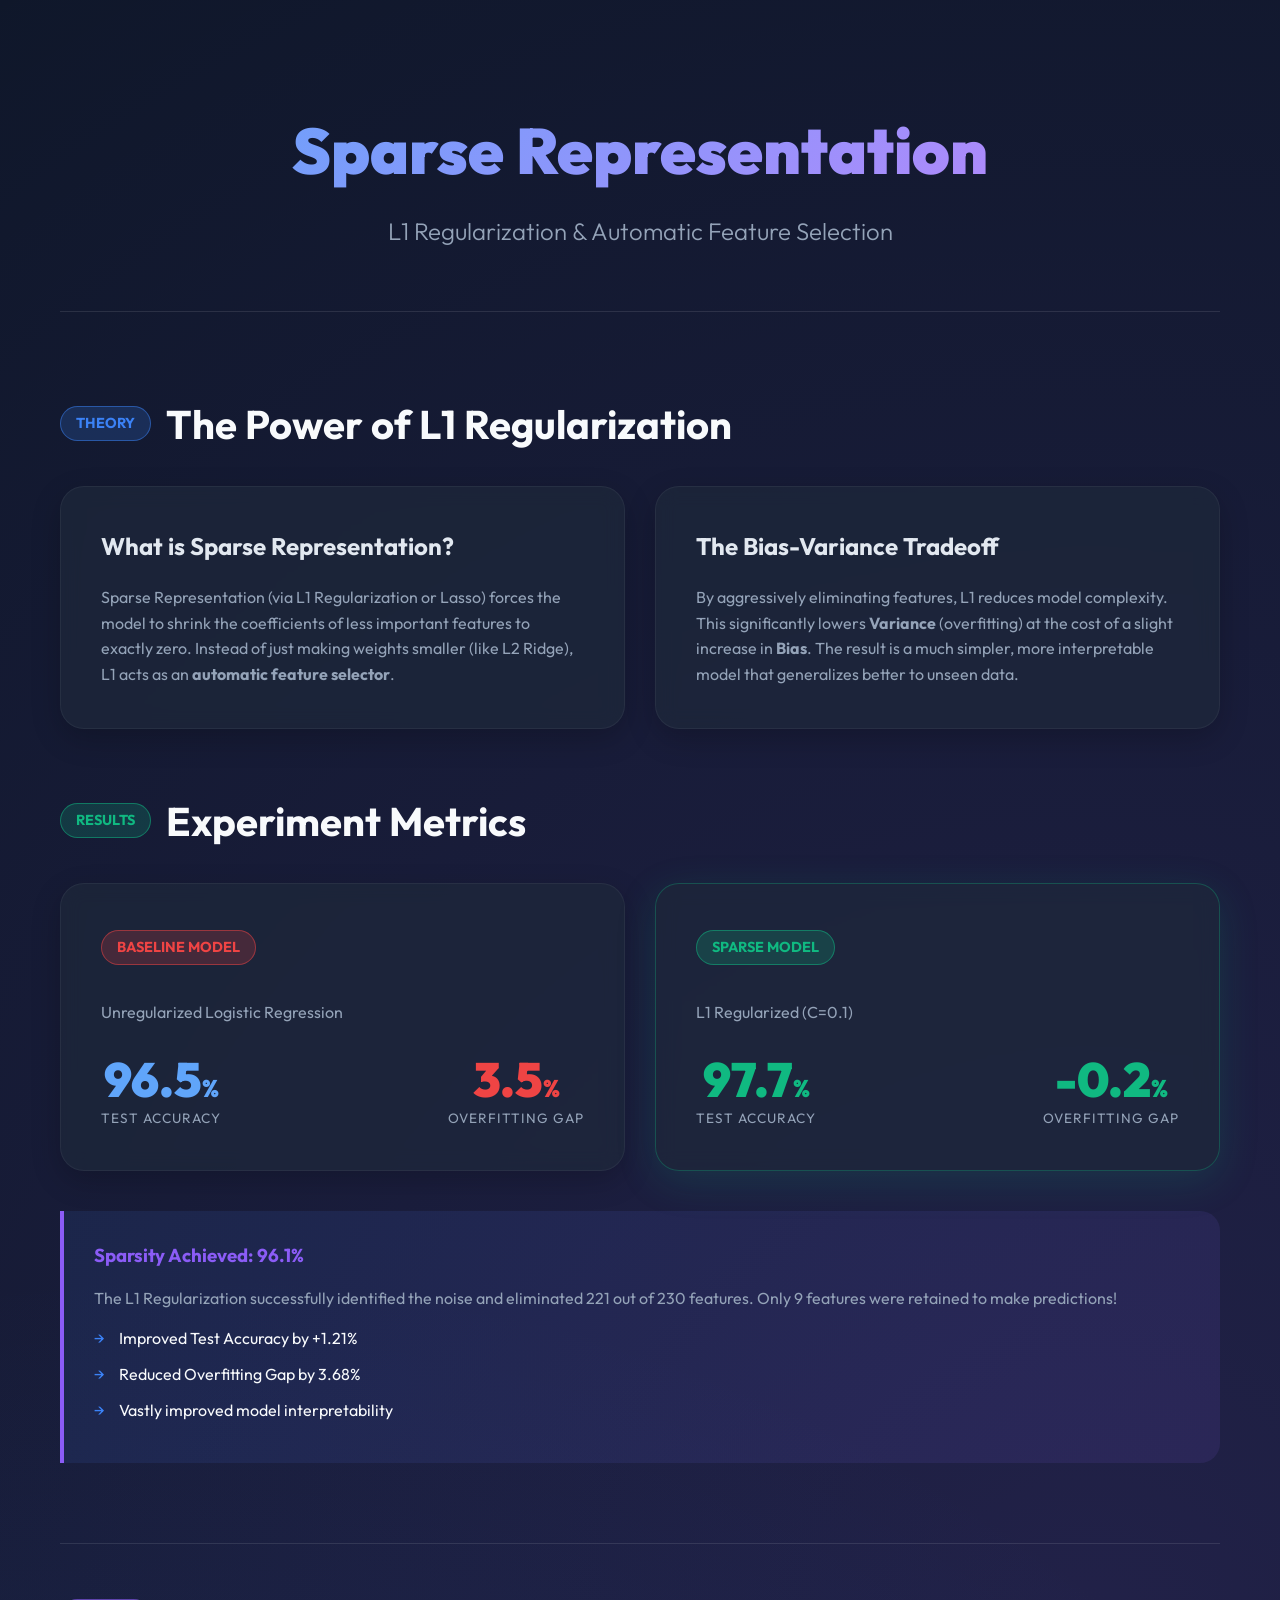
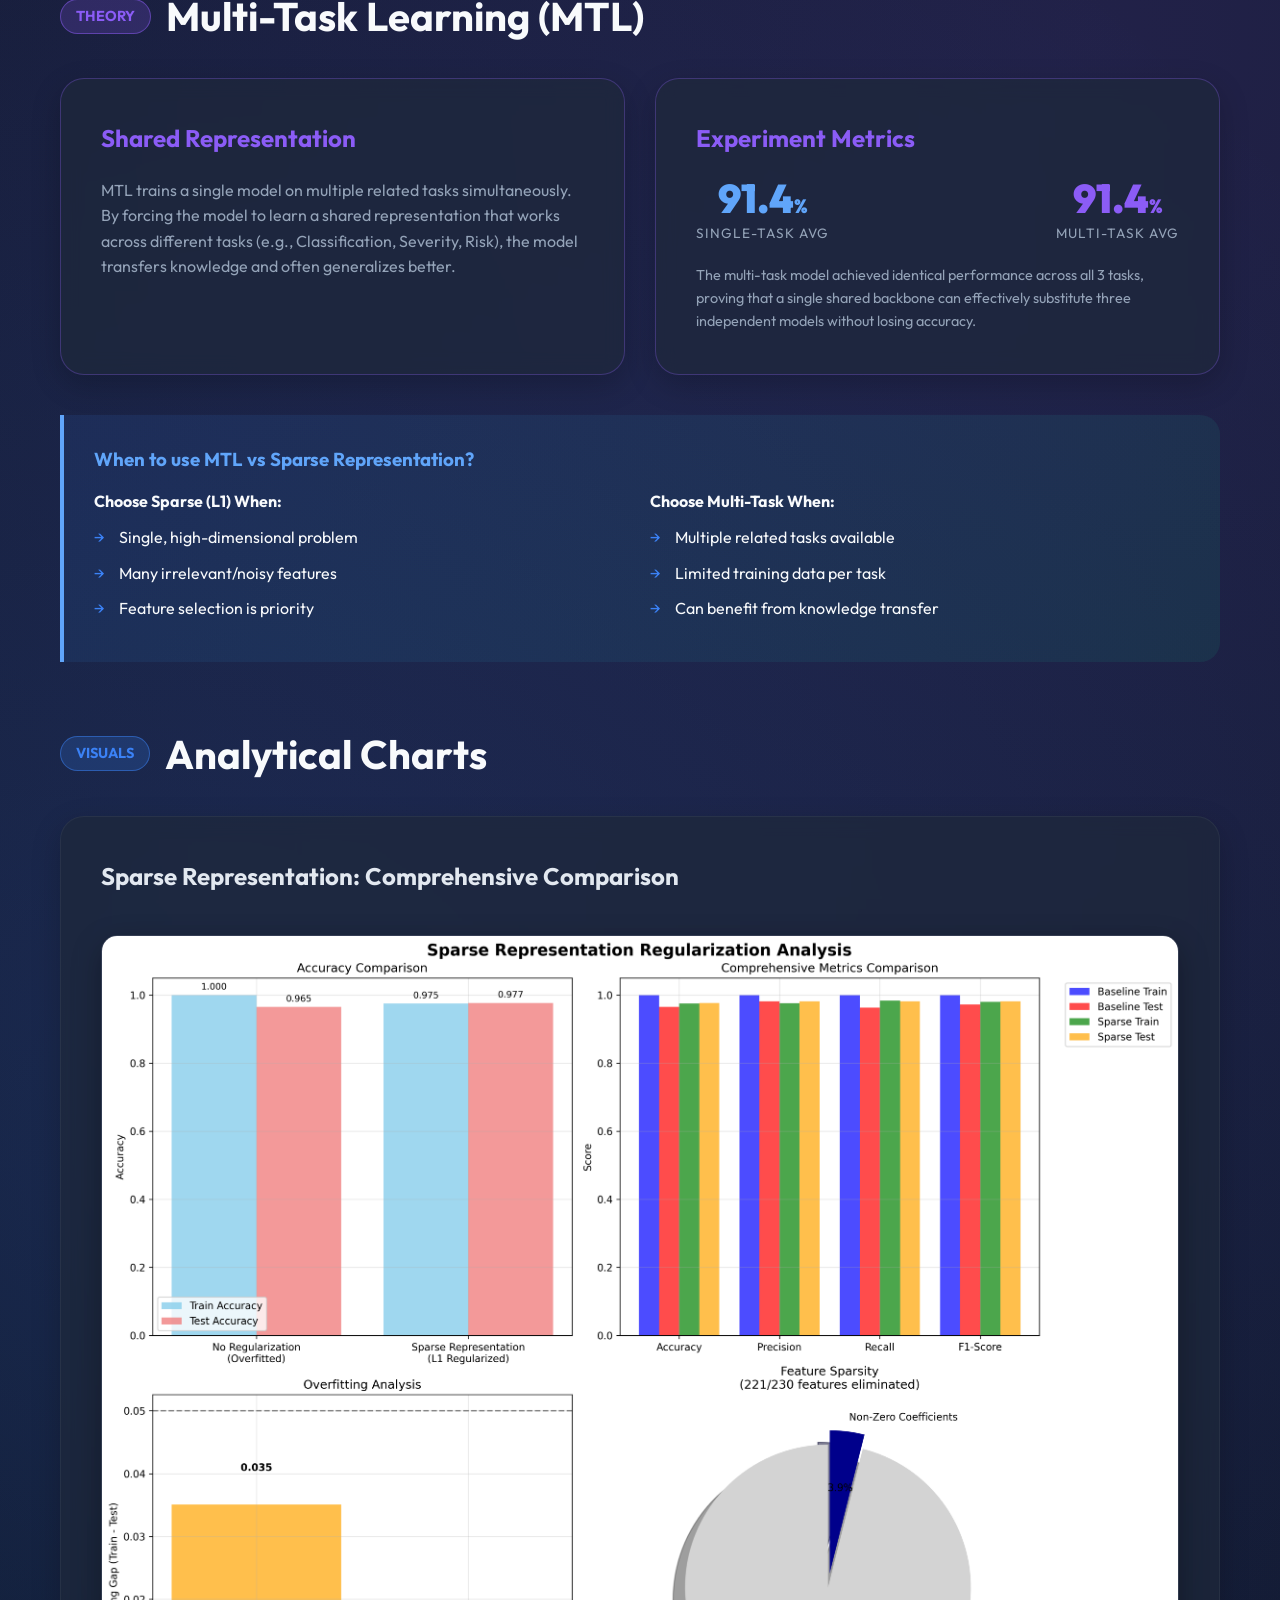
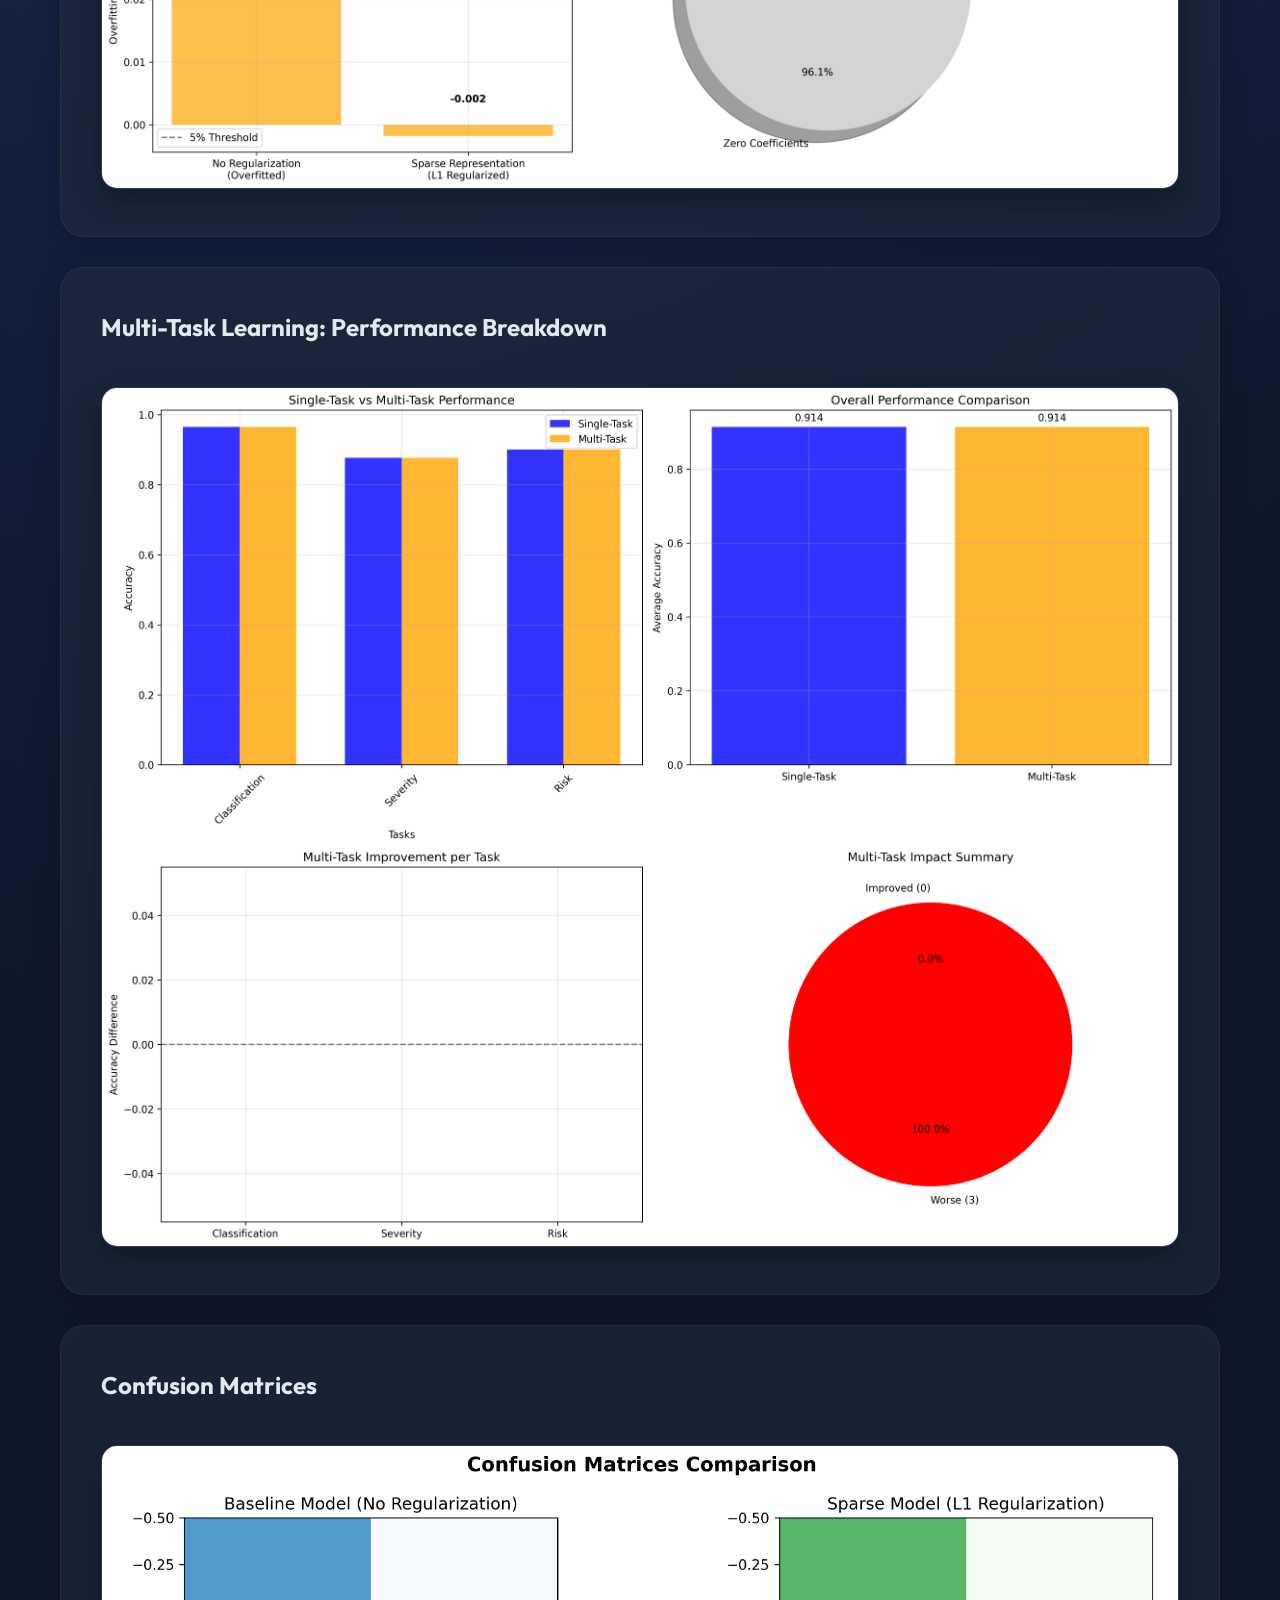
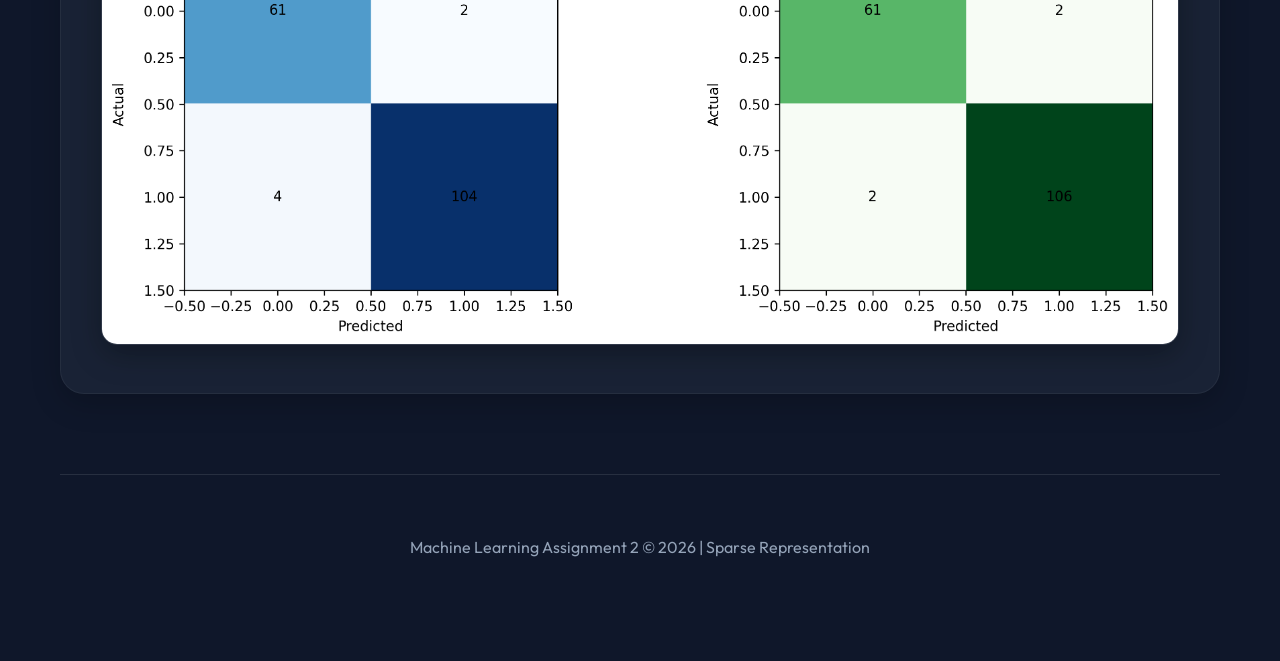
<file: dashboard/index.html>
<!DOCTYPE html>
<html lang="en">
<head>
    <meta charset="UTF-8">
    <meta name="viewport" content="width=device-width, initial-scale=1.0">
    <title>Sparse Representation Dashboard</title>
    <link rel="preconnect" href="https://fonts.googleapis.com">
    <link rel="preconnect" href="https://fonts.gstatic.com" crossorigin>
    <link href="https://fonts.googleapis.com/css2?family=Outfit:wght@300;400;700;900&display=swap" rel="stylesheet">
    <link rel="stylesheet" href="style.css">
</head>
<body>
    <div class="container">
        <header>
            <h1>Sparse Representation</h1>
            <p class="subtitle">L1 Regularization & Automatic Feature Selection</p>
        </header>

        <section>
            <h2 class="section-title">
                <span class="badge">Theory</span>
                The Power of L1 Regularization
            </h2>
            <div class="grid">
                <div class="card">
                    <h3>What is Sparse Representation?</h3>
                    <p style="color: var(--text-dim);">Sparse Representation (via L1 Regularization or Lasso) forces the model to shrink the coefficients of less important features to exactly zero. Instead of just making weights smaller (like L2 Ridge), L1 acts as an <strong>automatic feature selector</strong>.</p>
                </div>
                <div class="card">
                    <h3>The Bias-Variance Tradeoff</h3>
                    <p style="color: var(--text-dim);">By aggressively eliminating features, L1 reduces model complexity. This significantly lowers <strong>Variance</strong> (overfitting) at the cost of a slight increase in <strong>Bias</strong>. The result is a much simpler, more interpretable model that generalizes better to unseen data.</p>
                </div>
            </div>
        </section>

        <section>
            <h2 class="section-title">
                <span class="badge success">Results</span>
                Experiment Metrics
            </h2>
            <div class="grid">
                <div class="card">
                    <h3><span class="badge danger" style="margin-bottom: 15px; display: inline-block;">Baseline Model</span></h3>
                    <p style="color: var(--text-dim); margin-bottom: 20px;">Unregularized Logistic Regression</p>
                    <div class="metric-group">
                        <div class="metric">
                            <div class="metric-value" style="color: #60a5fa;">96.5<span style="font-size: 1.5rem;">%</span></div>
                            <div class="metric-label">Test Accuracy</div>
                        </div>
                        <div class="metric">
                            <div class="metric-value" style="color: var(--danger);">3.5<span style="font-size: 1.5rem;">%</span></div>
                            <div class="metric-label">Overfitting Gap</div>
                        </div>
                    </div>
                </div>

                <div class="card" style="border-color: rgba(16, 185, 129, 0.3); box-shadow: 0 10px 40px rgba(16, 185, 129, 0.15);">
                    <h3><span class="badge success" style="margin-bottom: 15px; display: inline-block;">Sparse Model</span></h3>
                    <p style="color: var(--text-dim); margin-bottom: 20px;">L1 Regularized (C=0.1)</p>
                    <div class="metric-group">
                        <div class="metric">
                            <div class="metric-value" style="color: var(--success);">97.7<span style="font-size: 1.5rem;">%</span></div>
                            <div class="metric-label">Test Accuracy</div>
                        </div>
                        <div class="metric">
                            <div class="metric-value" style="color: var(--success);">-0.2<span style="font-size: 1.5rem;">%</span></div>
                            <div class="metric-label">Overfitting Gap</div>
                        </div>
                    </div>
                </div>
            </div>

            <div class="insight-box">
                <h3>Sparsity Achieved: 96.1%</h3>
                <p style="color: var(--text-dim); margin-bottom: 15px;">The L1 Regularization successfully identified the noise and eliminated 221 out of 230 features. Only 9 features were retained to make predictions!</p>
                <ul>
                    <li>Improved Test Accuracy by +1.21%</li>
                    <li>Reduced Overfitting Gap by 3.68%</li>
                    <li>Vastly improved model interpretability</li>
                </ul>
            </div>
        </section>

        <section>
            <h2 class="section-title" style="margin-top: 80px; padding-top: 40px; border-top: 1px solid rgba(255, 255, 255, 0.1);">
                <span class="badge" style="background: rgba(139, 92, 246, 0.2); color: var(--accent); border-color: rgba(139, 92, 246, 0.5);">Theory</span>
                Multi-Task Learning (MTL)
            </h2>
            <div class="grid">
                <div class="card" style="border-color: rgba(139, 92, 246, 0.3);">
                    <h3 style="color: var(--accent);">Shared Representation</h3>
                    <p style="color: var(--text-dim);">MTL trains a single model on multiple related tasks simultaneously. By forcing the model to learn a shared representation that works across different tasks (e.g., Classification, Severity, Risk), the model transfers knowledge and often generalizes better.</p>
                </div>
                <div class="card" style="border-color: rgba(139, 92, 246, 0.3);">
                    <h3 style="color: var(--accent);">Experiment Metrics</h3>
                    <div class="metric-group" style="margin-top: 10px;">
                        <div class="metric">
                            <div class="metric-value" style="color: #60a5fa; font-size: 2.5rem;">91.4<span style="font-size: 1.2rem;">%</span></div>
                            <div class="metric-label">Single-Task Avg</div>
                        </div>
                        <div class="metric">
                            <div class="metric-value" style="color: var(--accent); font-size: 2.5rem;">91.4<span style="font-size: 1.2rem;">%</span></div>
                            <div class="metric-label">Multi-Task Avg</div>
                        </div>
                    </div>
                    <p style="color: var(--text-dim); margin-top: 20px; font-size: 0.9rem;">The multi-task model achieved identical performance across all 3 tasks, proving that a single shared backbone can effectively substitute three independent models without losing accuracy.</p>
                </div>
            </div>
            
            <div class="insight-box" style="border-color: #60a5fa; background: linear-gradient(135deg, rgba(59, 130, 246, 0.1), rgba(16, 185, 129, 0.1));">
                <h3 style="color: #60a5fa;">When to use MTL vs Sparse Representation?</h3>
                <div class="grid" style="gap: 15px; margin-bottom: 0;">
                    <div>
                        <p style="color: var(--text-main); font-weight: bold; margin-bottom: 10px;">Choose Sparse (L1) When:</p>
                        <ul>
                            <li>Single, high-dimensional problem</li>
                            <li>Many irrelevant/noisy features</li>
                            <li>Feature selection is priority</li>
                        </ul>
                    </div>
                    <div>
                        <p style="color: var(--text-main); font-weight: bold; margin-bottom: 10px;">Choose Multi-Task When:</p>
                        <ul>
                            <li>Multiple related tasks available</li>
                            <li>Limited training data per task</li>
                            <li>Can benefit from knowledge transfer</li>
                        </ul>
                    </div>
                </div>
            </div>
        </section>

        <section>
            <h2 class="section-title">
                <span class="badge">Visuals</span>
                Analytical Charts
            </h2>
            <div class="grid">
                <div class="card" style="grid-column: 1 / -1;">
                    <h3>Sparse Representation: Comprehensive Comparison</h3>
                    <img src="assets/comprehensive_comparison.png" alt="Comprehensive Comparison" class="plot-img">
                </div>
                <div class="card" style="grid-column: 1 / -1;">
                    <h3>Multi-Task Learning: Performance Breakdown</h3>
                    <img src="assets/multitask_comparison.png" alt="Multi-Task Comparison" class="plot-img">
                </div>
                <div class="card" style="grid-column: 1 / -1;">
                    <h3>Confusion Matrices</h3>
                    <img src="assets/confusion_matrices.png" alt="Confusion Matrices" class="plot-img">
                </div>
            </div>
        </section>

        <footer>
            <p>Machine Learning Assignment 2 &copy; 2026 | Sparse Representation</p>
        </footer>
    </div>
</body>
</html>
</file>
<file: dashboard/style.css>
:root {
    --bg-main: #0f172a;
    --bg-card: rgba(30, 41, 59, 0.7);
    --text-main: #f8fafc;
    --text-dim: #94a3b8;
    --primary: #3b82f6;
    --primary-glow: rgba(59, 130, 246, 0.5);
    --accent: #8b5cf6;
    --success: #10b981;
    --danger: #ef4444;
}

* {
    margin: 0;
    padding: 0;
    box-sizing: border-box;
}

body {
    font-family: 'Outfit', sans-serif;
    background-color: var(--bg-main);
    color: var(--text-main);
    line-height: 1.6;
    overflow-x: hidden;
    background-image: 
        radial-gradient(circle at 15% 50%, rgba(59, 130, 246, 0.15) 0%, transparent 50%),
        radial-gradient(circle at 85% 30%, rgba(139, 92, 246, 0.15) 0%, transparent 50%);
}

.container {
    max-width: 1200px;
    margin: 0 auto;
    padding: 40px 20px;
}

header {
    text-align: center;
    margin-bottom: 80px;
    padding: 60px 0;
    border-bottom: 1px solid rgba(255, 255, 255, 0.1);
}

h1 {
    font-size: 4rem;
    font-weight: 900;
    background: linear-gradient(135deg, #60a5fa, #c084fc);
    -webkit-background-clip: text;
    -webkit-text-fill-color: transparent;
    margin-bottom: 10px;
}

.subtitle {
    font-size: 1.5rem;
    color: var(--text-dim);
    font-weight: 300;
}

.section-title {
    font-size: 2.5rem;
    margin: 60px 0 30px;
    display: flex;
    align-items: center;
    gap: 15px;
}

.badge {
    background: rgba(59, 130, 246, 0.2);
    color: var(--primary);
    padding: 5px 15px;
    border-radius: 20px;
    font-size: 0.9rem;
    font-weight: 700;
    text-transform: uppercase;
    border: 1px solid var(--primary-glow);
}

.badge.danger {
    background: rgba(239, 68, 68, 0.2);
    color: var(--danger);
    border-color: rgba(239, 68, 68, 0.5);
}

.badge.success {
    background: rgba(16, 185, 129, 0.2);
    color: var(--success);
    border-color: rgba(16, 185, 129, 0.5);
}

.grid {
    display: grid;
    grid-template-columns: repeat(auto-fit, minmax(300px, 1fr));
    gap: 30px;
    margin-bottom: 40px;
}

.card {
    background: var(--bg-card);
    backdrop-filter: blur(10px);
    border: 1px solid rgba(255, 255, 255, 0.05);
    border-radius: 24px;
    padding: 40px;
    transition: transform 0.3s ease, box-shadow 0.3s ease;
    box-shadow: 0 10px 30px rgba(0, 0, 0, 0.2);
}

.card:hover {
    transform: translateY(-5px);
    box-shadow: 0 20px 40px rgba(0, 0, 0, 0.4);
    border-color: rgba(255, 255, 255, 0.1);
}

.card h3 {
    font-size: 1.5rem;
    margin-bottom: 20px;
    color: #e2e8f0;
}

.metric-group {
    display: flex;
    justify-content: space-between;
    align-items: flex-end;
    margin-top: 30px;
}

.metric {
    text-align: center;
}

.metric-value {
    font-size: 3rem;
    font-weight: 900;
    line-height: 1;
    margin-bottom: 5px;
}

.metric-label {
    font-size: 0.85rem;
    color: var(--text-dim);
    text-transform: uppercase;
    letter-spacing: 1px;
}

.plot-img {
    width: 100%;
    border-radius: 16px;
    box-shadow: 0 10px 30px rgba(0, 0, 0, 0.3);
    border: 1px solid rgba(255, 255, 255, 0.1);
    margin-top: 20px;
    transition: transform 0.3s;
}

.plot-img:hover {
    transform: scale(1.02);
}

.insight-box {
    background: linear-gradient(135deg, rgba(59, 130, 246, 0.1), rgba(139, 92, 246, 0.1));
    border-left: 4px solid var(--accent);
    padding: 30px;
    border-radius: 0 20px 20px 0;
    margin-top: 40px;
}

.insight-box h3 {
    color: var(--accent);
    margin-bottom: 15px;
}

ul {
    list-style-type: none;
}

ul li {
    position: relative;
    padding-left: 25px;
    margin-bottom: 10px;
}

ul li::before {
    content: "→";
    position: absolute;
    left: 0;
    color: var(--primary);
}

footer {
    text-align: center;
    padding: 60px 0;
    color: var(--text-dim);
    border-top: 1px solid rgba(255, 255, 255, 0.1);
    margin-top: 80px;
}
</file>
